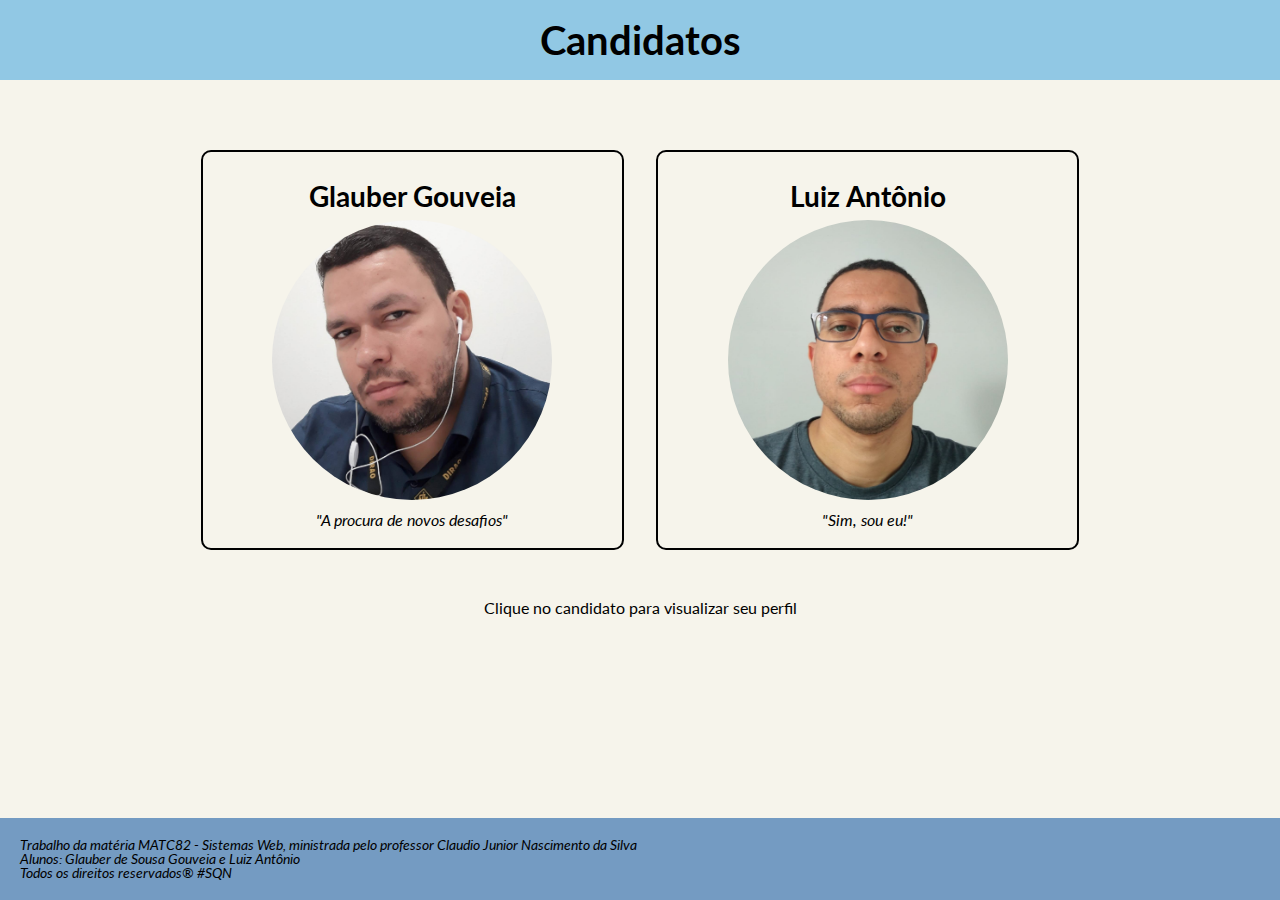
<file: Trabalho Prático 1/CurriculoOnline/index.html>
<!DOCTYPE html>
<html lang="pt-br">

<head>
    <meta charset="UTF-8">
    <meta name="viewport" content="width=device-width, initial-scale=1.0">
    <title>Currículos</title>
    <link rel="stylesheet" href="reset.css">
    <link rel="stylesheet" href="index.css">
    <link rel="preconnect" href="https://fonts.googleapis.com">
    <link rel="preconnect" href="https://fonts.gstatic.com" crossorigin>
    <link href="https://fonts.googleapis.com/css2?family=Lato&display=swap" rel="stylesheet">
</head>

<body>
    <header>
        <div id="div-header">
            <h1 id="titulo-index">Candidatos</h1>
        </div>

    </header>

    <main>
        <div id="div-main">
            <ul class="candidatos">
                <li>
                    <a href="candidato1.html">
                        <h2 class="nome-candidato">Glauber Gouveia</h2>
                        <img class="foto" src="imagens/fotoGlauber.jpg">
                        <p class="candidato-descricao">"A procura de novos desafios"</p>
                    </a>
                </li>
                <li>
                    <a href="candidato2.html">
                        <h2 class="nome-candidato">Luiz Antônio</h2>
                        <img class="foto" src="imagens/foto-luiz.jpeg">
                        <p class="candidato-descricao">"Sim, sou eu!"</p>
                    </a>
                </li>
            </ul>
            <p>Clique no candidato para visualizar seu perfil</p>
        </div>
    </main>

    <footer>
        <div>
            <p>Trabalho da matéria MATC82 - Sistemas Web, ministrada pelo professor Claudio Junior Nascimento da Silva</p>            
            <p>Alunos: Glauber de Sousa Gouveia e Luiz Antônio</p>
            <p>Todos os direitos reservados&reg #SQN</p>
        </div>
    </footer>
</body>

</html>
</file>
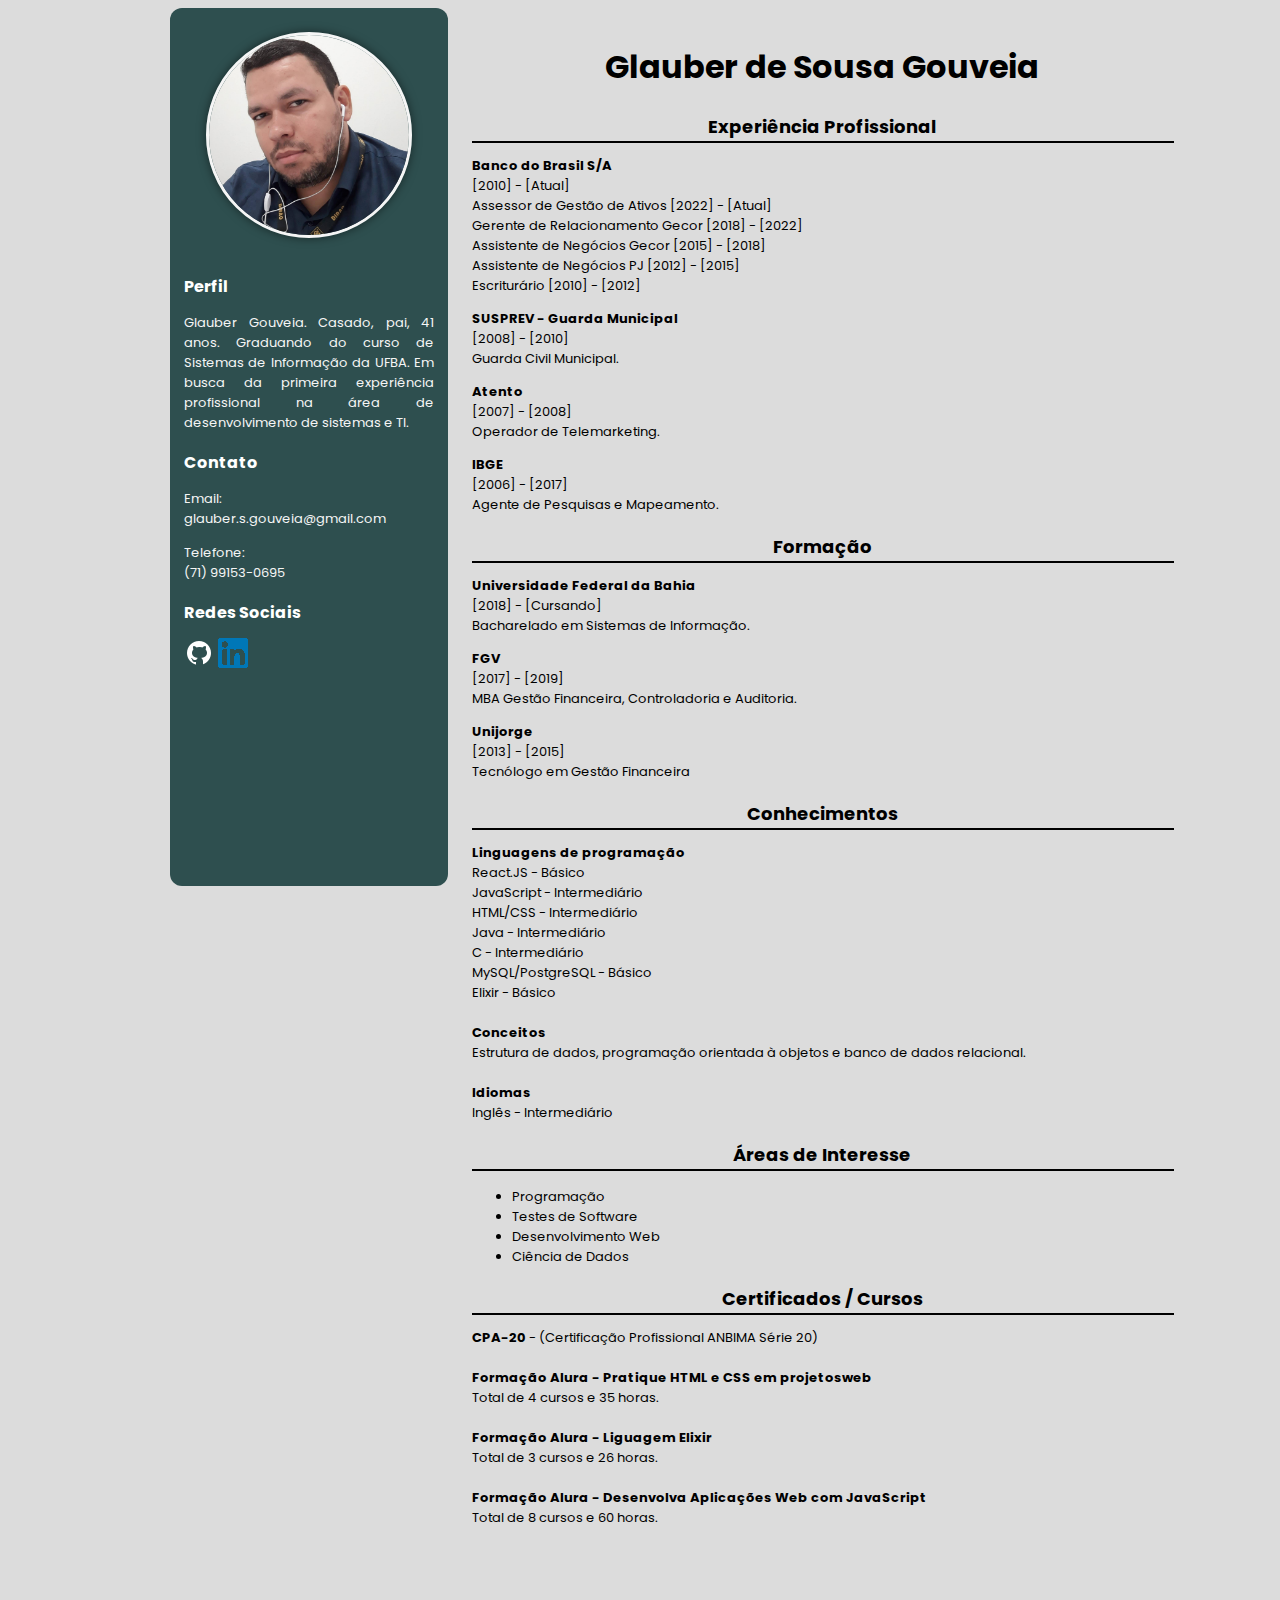
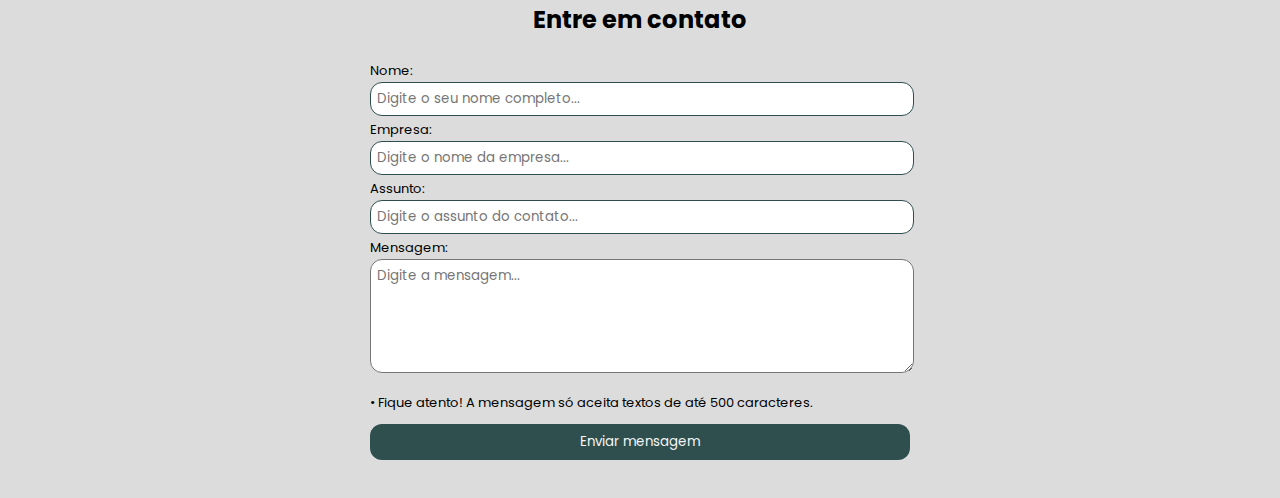
<file: Trabalho Prático 1/CurriculoOnline/candidato1.html>
<!DOCTYPE html>
<html lang="pt-br">
<meta charset="UTF-8">
<meta name="viewport" content="width=device-width, initial-scale=1.0">
<link rel="stylesheet" href="candidatos.css">
<link rel="shortcut icon" href="imagens/favicon.ico" type="image/x-icon">
<title>Glauber de Sousa Gouveia</title>
</head>

<body>
    <header></header>
    <main>
        <div id="lateral">
            <img id="perfil" src="imagens/fotoGlauber.jpg" alt="Foto de Glauber Gouveia">
            <h3>Perfil</h3>
            <p>Glauber Gouveia. Casado, pai, 41 anos. Graduando do curso de Sistemas de Informação da UFBA.
                Em busca da primeira experiência profissional na área de desenvolvimento de sistemas e TI.</p>
            <h3>Contato</h3>
            <p>Email:<br>glauber.s.gouveia@gmail.com<br></p>
            <p>Telefone:<br>(71) 99153-0695</p>
            <h3>Redes Sociais</h3>
            <div class="redes-sociais">
                <a href="https://github.com/GlauberGouveia" target="_blank"><img class="logo"
                        src="imagens/logo-github.png" alt="Logo do GitHub"></a>
                <a href="https://www.linkedin.com/in/glauber-gouveia-12474b72/" target="_blank"><img class="logo"
                        src="imagens/linkedin-icon.png" alt="Logo do Linkedin"></a>
            </div>
        </div>
        <div id="central">
            <h1>Glauber de Sousa Gouveia</h1>
            <h3>Experiência Profissional</h3>
            <div class="underline"></div>
            <p><strong>Banco do Brasil S/A</strong><br>[2010] - [Atual]<br>
                Assessor de Gestão de Ativos [2022] - [Atual]<br>
                Gerente de Relacionamento Gecor [2018] - [2022]<br>
                Assistente de Negócios Gecor [2015] - [2018]<br>
                Assistente de Negócios PJ [2012] - [2015]<br>
                Escriturário [2010] - [2012]</p>
            <p><strong>SUSPREV - Guarda Municipal</strong><br>[2008] - [2010]<br>Guarda Civil Municipal.</p>
            <p><strong>Atento</strong><br>[2007] - [2008]<br>Operador de Telemarketing.</p>
            <p><strong>IBGE</strong><br>[2006] - [2017]<br>Agente de Pesquisas e Mapeamento.</p>

            <h3>Formação</h3>
            <div class="underline"></div>
            <p><strong>Universidade Federal da Bahia</strong><br>[2018] - [Cursando]<br>Bacharelado em Sistemas de
                Informação.</p>
            <p><strong>FGV</strong><br>[2017] - [2019]<br>MBA Gestão Financeira, Controladoria e Auditoria.</p>
            <p><strong>Unijorge</strong><br>[2013] - [2015]<br>Tecnólogo em Gestão Financeira</p>

            <h3>Conhecimentos</h3>
            <div class="underline"></div>
            <p>
                <strong>Linguagens de programação</strong>
                <br>React.JS - Básico
                <br>JavaScript - Intermediário
                <br>HTML/CSS - Intermediário
                <br>Java - Intermediário
                <br>C - Intermediário
                <br>MySQL/PostgreSQL - Básico
                <br>Elixir - Básico
                <br><br>
                <strong>Conceitos</strong><br>Estrutura de dados, programação orientada à objetos e banco de dados
                relacional.
                <br><br>
                <strong>Idiomas</strong><br>Inglês - Intermediário
            </p>

            <h3>Áreas de Interesse</h3>
            <div class="underline"></div>
            <ul id="areas-interesse">
                <li>Programação</li>
                <li>Testes de Software</li>
                <li>Desenvolvimento Web</li>
                <li>Ciência de Dados</li>
            </ul>

            <h3>Certificados / Cursos</h3>
            <div class="underline"></div>
            <p>
                <strong>CPA-20</strong> - (Certificação Profissional ANBIMA Série 20)<br><br>
                <strong>Formação Alura - Pratique HTML e CSS em projetosweb</strong><br>Total de 4 cursos e 35
                horas.<br><br>
                <strong>Formação Alura - Liguagem Elixir</strong><br>Total de 3 cursos e 26 horas.<br><br>
                <strong>Formação Alura - Desenvolva Aplicações Web com JavaScript</strong><br>Total de 8 cursos e 60
                horas.<br><br>
            </p>
        </div>
    </main>

    <footer>
        <div>
            <div id="container">
                <h2>Entre em contato</h2>
                <form action="">
                    <div class="input-field">
                        <label for="name">Nome:</label><br>
                        <input type="text" id="name" name="name" placeholder="Digite o seu nome completo...">
                    </div>
                    <div class="input-field">
                        <label for="empresa">Empresa:</label><br>
                        <input type="text" id="empresa" name="empresa" placeholder="Digite o nome da empresa...">
                    </div>
                    <div class="input-field">
                        <label for="assunto">Assunto:</label><br>
                        <input type="text" id="assunto" name="assunto" placeholder="Digite o assunto do contato...">
                    </div>
                    <div class="input-field">
                        <label for="mensagem">Mensagem:</label><br>
                        <textarea name="mensagem" id="mensagem" cols="30" rows="5" maxlength="500"
                            placeholder="Digite a mensagem..."></textarea>
                    </div>
                    <p>• Fique atento! A mensagem só aceita textos de até 500 caracteres.</p>
                    <button type="submit">Enviar mensagem</button>
                </form>
        </div>
    </footer>
</body>

</html>
</file>
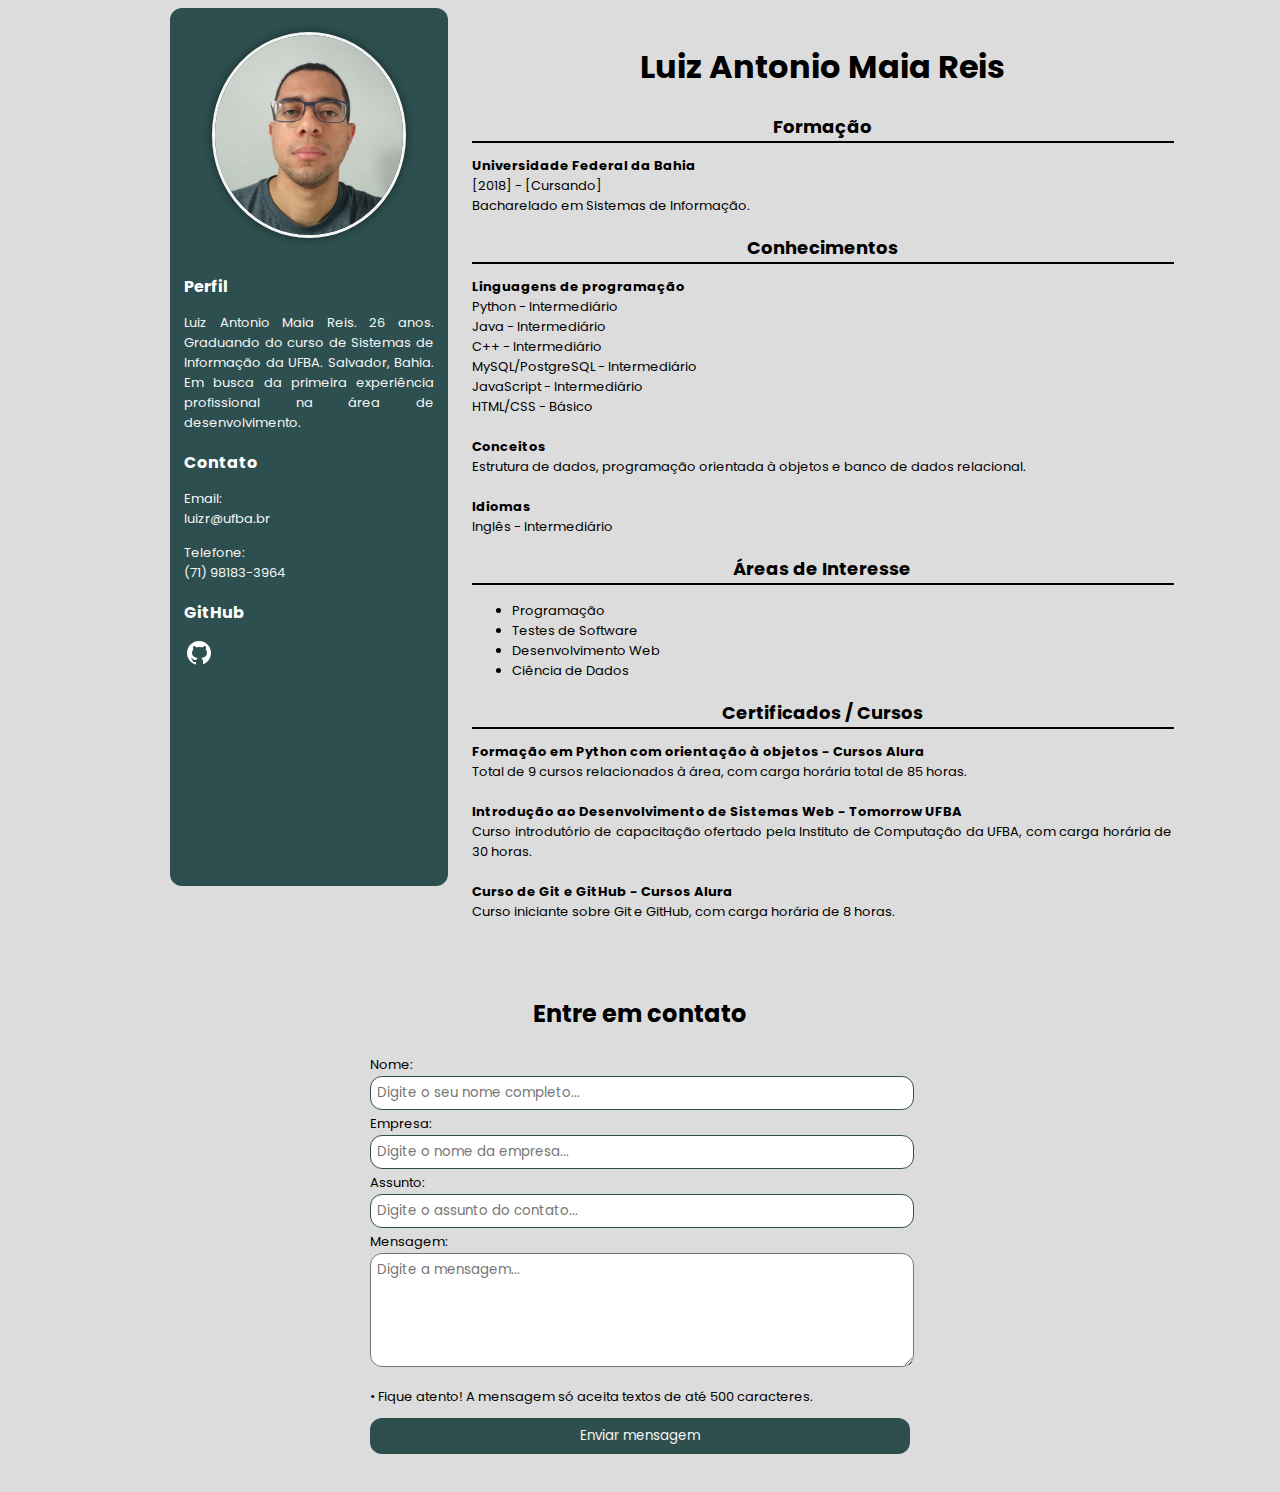
<file: Trabalho Prático 1/CurriculoOnline/candidato2.html>
<!DOCTYPE html>
<html lang="pt-br">

<head>
    <meta charset="UTF-8">
    <meta name="viewport" content="width=device-width, initial-scale=1.0">
    <link rel="stylesheet" href="candidatos.css">
    <link rel="shortcut icon" href="imagens/favicon.ico" type="image/x-icon">
    <title>Luiz Antonio Maia Reis</title>
</head>

<body>
    <header></header>
    <main>
        <div id="lateral">
            <img id="perfil" src="imagens/foto-luiz.jpeg" alt="Foto de Luiz Antonio">
            <h3>Perfil</h3>
            <p>Luiz Antonio Maia Reis. 26 anos. Graduando do curso de Sistemas de Informação da UFBA. Salvador, Bahia.
                Em busca da primeira experiência profissional na área de desenvolvimento.</p>
            <h3>Contato</h3>
            <p>Email:<br>luizr@ufba.br<br></p>
            <p>Telefone:<br>(71) 98183-3964</p>
            <h3>GitHub</h3>
            <a href="https://github.com/LuizR3is" target="_blank"><img class="logo" src="imagens/logo-github.png"
                    alt="Logo do GitHub"></a>
        </div>
        <div id="central">
            <h1>Luiz Antonio Maia Reis</h1>
            <h3>Formação</h3>
            <div class="underline"></div>
            <p><strong>Universidade Federal da Bahia</strong><br>[2018] - [Cursando]<br>Bacharelado em Sistemas de
                Informação.</p>
            <h3>Conhecimentos</h3>
            <div class="underline"></div>
            <p>
                <strong>Linguagens de programação</strong><br>Python - Intermediário<br>Java - Intermediário<br>C++ -
                Intermediário<br>MySQL/PostgreSQL - Intermediário<br>JavaScript - Intermediário<br>HTML/CSS -
                Básico<br><br>
                <strong>Conceitos</strong><br>Estrutura de dados, programação orientada à objetos e banco de dados
                relacional.<br><br>
                <strong>Idiomas</strong><br>Inglês - Intermediário
            </p>
            <h3>Áreas de Interesse</h3>
            <div class="underline"></div>
            <ul id="areas-interesse">
                <li>Programação</li>
                <li>Testes de Software</li>
                <li>Desenvolvimento Web</li>
                <li>Ciência de Dados</li>
            </ul>
            <h3>Certificados / Cursos</h3>
            <div class="underline"></div>
            <p>
                <strong>Formação em Python com orientação à objetos - Cursos Alura</strong><br>Total de 9 cursos
                relacionados à área, com carga horária total de 85 horas.<br><br>
                <strong>Introdução ao Desenvolvimento de Sistemas Web - Tomorrow UFBA</strong><br>Curso introdutório de
                capacitação ofertado pela Instituto de Computação da UFBA, com carga horária de 30 horas.<br><br>
                <strong>Curso de Git e GitHub - Cursos Alura</strong><br>Curso iniciante sobre Git e GitHub, com carga
                horária de 8 horas.<br><br>
            </p>
        </div>
    </main>

    <footer>
        <div>
            <div id="container">
                <h2>Entre em contato</h2>
                <form action="">
                    <div class="input-field">
                        <label for="name">Nome:</label><br>
                        <input type="text" id="name" name="name" placeholder="Digite o seu nome completo...">
                    </div>
                    <div class="input-field">
                        <label for="empresa">Empresa:</label><br>
                        <input type="text" id="empresa" name="empresa" placeholder="Digite o nome da empresa...">
                    </div>
                    <div class="input-field">
                        <label for="assunto">Assunto:</label><br>
                        <input type="text" id="assunto" name="assunto" placeholder="Digite o assunto do contato...">
                    </div>
                    <div class="input-field">
                        <label for="mensagem">Mensagem:</label><br>
                        <textarea name="mensagem" id="mensagem" cols="30" rows="5" maxlength="500"
                            placeholder="Digite a mensagem..."></textarea>
                    </div>
                    <p>• Fique atento! A mensagem só aceita textos de até 500 caracteres.</p>
                    <button type="submit">Enviar mensagem</button>
                </form>
        </div>
    </footer>
</body>

</html>
</file>
<file: Trabalho Prático 1/CurriculoOnline/index.css>
/*Paleta de Cores:
https://colorhunt.co/palette/f6f4eb91c8e4749bc24682a9
*/

html, body {
    font-family: 'Lato';
    height: 100%;
    margin: 0;
}

header {
	background: #91C8E4;
	
}

main {
	text-align: center;
    background-color: #F6F4EB;

}

#div-header {
    font-size: 40px;
    font-weight: bold;
    text-align: center;
    padding: 20px 0;
}

#div-main {
    height: calc(100vh - 80px - 82px);
    padding: 20px 0;
}

footer{
    font-size: 14px;
    font-style: italic;
    text-align: left;
    padding: 20px;
    background-color: #749BC2;
}

.candidatos{
	width:  940px;
	margin:  0 auto;
	padding: 50px 0;
}

.candidatos li {
	display:inline-block;
	text-align: center;
	width:  45%;
    height: 400px;
	vertical-align: top;
	margin:  0 1.5%;
	padding:  30px 20px;
	box-sizing: border-box;
	border:  2px solid #000000;
	border-radius: 10px;
}

.candidatos li:hover {
    border:  4px solid #4682A9;
    color: #4682A9;
}

.candidatos li:hover h2{
	font-size:  34px;
    color: #4682A9;
    
}

.candidatos li:active {
    font-size:  34px;
    color: #749BC2;
    border: 4px solid #749BC2;
}

.candidatos li:active h2{
	font-size:  34px;
    color: #749BC2;    
}

.nome-candidato{
    font-size: 28px;
    font-family: 'Lato';
    font-weight: bold;
    text-align: center;
}

.foto{
    padding:  10px; 
    width: 300px;
    height: 300px;
    border-radius: 50%;
}

.candidato-descricao{
    font-size: 16px;
    font-family: 'Lato';
    font-style: italic;
    text-align: center;
}
</file>
<file: Trabalho Prático 1/CurriculoOnline/candidatos.css>
@import url('https://fonts.googleapis.com/css2?family=Poppins:wght@100;200;300;400;500;600;700&display=swap');

* {
    font-family: "Poppins", sans-serif;
}

body {
    background-color: gainsboro;
    text-align: center;
}

main {
    display: flex;
    flex-direction: row;
    justify-content: flex-start;
    align-items: flex-start;
    margin: auto;
    max-width: 940px;
    text-align: center;

}

#lateral {
    background-color: rgb(46, 79, 79);
    display: flex;
    flex-direction: column;
    justify-content: flex-start;
    align-items: flex-start;
    border-radius: 12px;
    width: 25%;
    min-height: 850px;
    min-width: 250px;
    padding: 14px;
}

#perfil {
    max-width: 200px;
    max-height: 200px;
    min-width: 50px;
    min-height: 50px;
    width: auto;
    height: auto;
    margin: auto;
    border-radius: 50%;
    border: 3px solid whitesmoke;
    margin-top: 10px;
    margin-bottom: 20px;
    box-shadow: 0 0 10px rgba(0, 0, 0, 0.5);
    }

.logo {
    margin-top: 12px;
}

.logo:hover {
    animation: spin 2s linear infinite;
}

@keyframes spin {
    0% { transform: rotate(0deg); }
    100% { transform: rotate(360deg); }
}

#central {
    border-radius: 12px;
    width: 75%;
    min-height: 500px;
    padding: 14px;
    min-height: 700px;
    min-width: 700px;
}

div:not(:last-child) {
    margin-right: 10px;
}


h3 {
    font-size: medium;
    margin-bottom: 1px;
}

p {
    font-size: small;
    margin-bottom: 1px;
    text-align: justify;
}

#lateral p {
    color: whitesmoke;
}

#lateral h3 {
    color: white;
}

#central p {
    margin-bottom: 0px;
}

#central h3 {
    font-size: large;
}

.underline {
    width: 100%;
    border: 1px black;
    border-style: groove;
}

li {
    font-size: small;
}

#container {
    display: flex;
    flex-direction: column;
    justify-content: center;
    max-width: 940px;
}

#container h2 {
    margin-top: 40px;
    margin-left: auto;
    margin-right: auto;
}

form {
    margin-left: 200px;
    margin-right: 200px;
}

label {
    font-size: small;
}

input {
    border-radius: 12px;
    border: 1px solid darkslategray;
}

#name,
#empresa,
#assunto {
    padding: 6px;
    width: 100%;
}

#mensagem {
    width: 100%;
    height: 100px;
    border-radius: 12px;
    padding: 6px;
}

button {
    background-color: darkslategray;
    color: whitesmoke;
    border-radius: 12px;
    border-style: hidden;
    padding: 8px 16px;
    width: 100%;
    margin-top: 10px;
    margin-bottom: 30px;
    transition: background-color 0.5s ease;
}

button:hover {
    background-color: darkgreen;
    color: black;
}

.redes-sociais {
    display: inline;
}

#areas-interesse {
    text-align: left;
}

footer {
    margin: auto;
    max-width: 940px;
    text-align: left;
}
</file>
